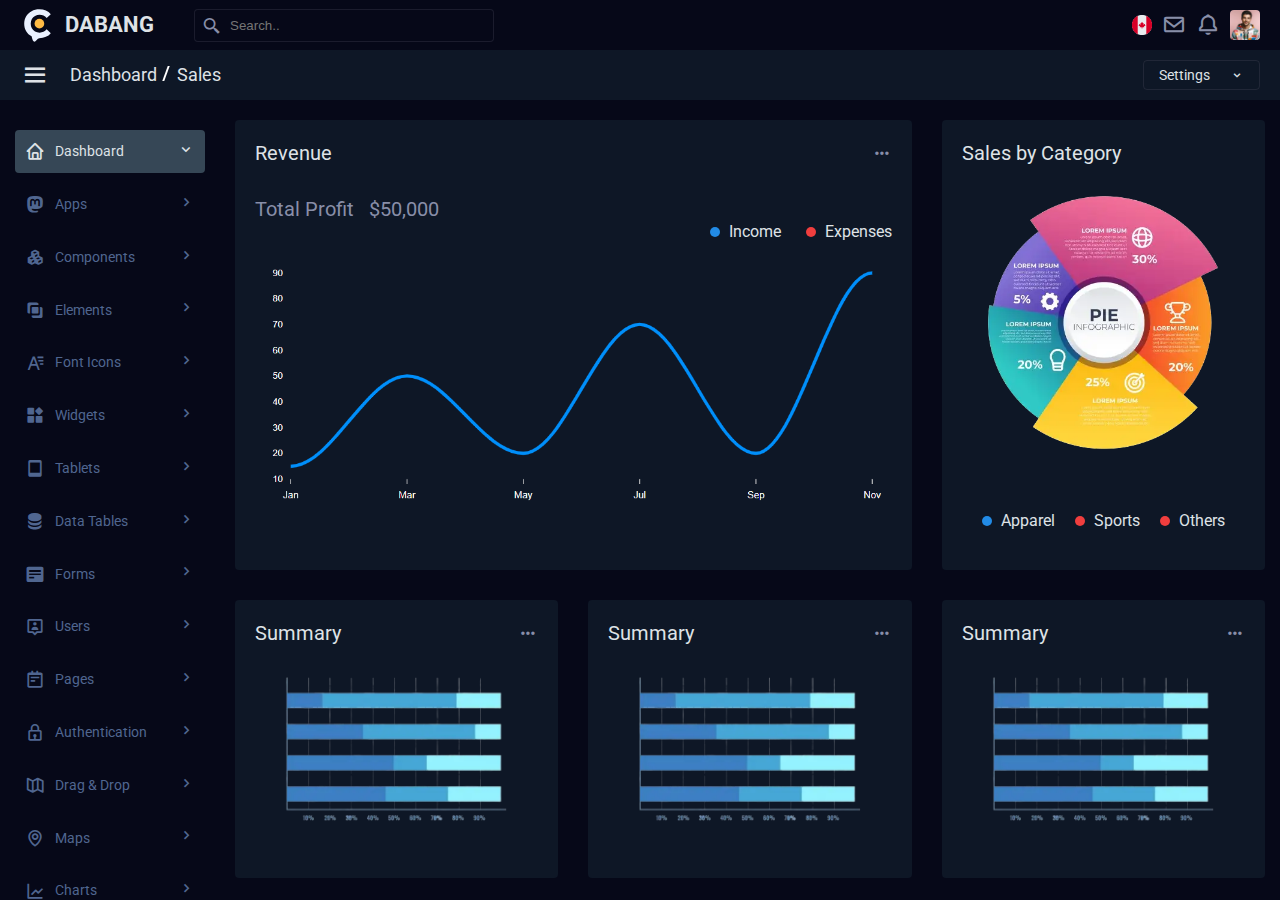
<file: index.html>
<!DOCTYPE html>
<html lang="en">

<head>
    <meta charset="UTF-8">
    <meta name="viewport" content="width=device-width, initial-scale=1.0">
    <meta name="description" content="Admin dasshboard for solution">
    <meta name="author" content="Raja">
    <!-- fav-icon -->
    <link rel="shortcut icon" href="./assets/images/favicon.ico" type="image/x-icon">

    <!-- google fonts -->
    <link
        href="https://fonts.googleapis.com/css2?family=Roboto:ital,wght@0,100;0,300;0,400;0,500;0,700;0,900;1,100;1,300;1,400;1,500;1,700;1,900&display=swap"
        rel="stylesheet">

    <!-- icons -->
    <link href='https://unpkg.com/boxicons@2.1.4/css/boxicons.min.css' rel='stylesheet'>

    <!-- common styles -->
    <link rel="stylesheet" href="./assets/css/global.css">
    <link rel="stylesheet" href="./assets/css/colors.css">
    <link rel="stylesheet" href="./assets/css/stylebits.css">
    <link rel="stylesheet" href="./assets/css/flex.css">

    <!-- component styles -->
    <link rel="stylesheet" href="./assets/css/btn.css">
    <link rel="stylesheet" href="./assets/css/pagelayout.css">
    <link rel="stylesheet" href="./assets/css/home.css">

    <!-- responsive styles -->
    <link rel="stylesheet" href="./assets/css/responsive.css">


    <title>Raja &mdash; Admin Dashboard</title>
</head>

<body>
    <div class="app-container">
        <header>
            <div class="primary-header">
                <div class="header-container">
                    <div class="d-flex al-c g20">
                        <div class="logo-container ">
                            <a href="" class="logo-link d-flex al-c g10">
                                <img src="./assets/images/logo.svg" alt="Logo-image" class="logo-img">
                                <span class="logo-title">DABANG</span>
                            </a>
                        </div>
                        <div class="search-container mL20 pos-rel">
                            <div class="search-icon-box">
                                <i class='bx bx-search-alt-2 f20 Search-icon'></i>
                            </div>
                            <input type="text" placeholder="Search.." class="search-bar">
                        </div>
                    </div>
                    <div class="menu-container">
                        <ul class="menu-lists d-flex al-c g10">
                            <li class="menu-list">
                                <a href="" class="menu-link">
                                    <img src="./assets/images/canada-flag.png" alt="canada-flag" class="s20">
                                </a>
                            </li>
                            <li class="menu-list">
                                <a href="" class="menu-link">
                                    <i class='bx bx-envelope'></i>
                                </a>
                            </li>
                            <li class="menu-list">
                                <a href="" class="menu-link">
                                    <i class='bx bx-bell'></i>
                                </a>
                            </li>
                            <li class="menu-list">
                                <a href="" class="menu-link">
                                    <img src="./assets/images/profile.webp" alt="profile-image  " class="s30 br-sm">
                                </a>
                            </li>
                        </ul>
                    </div>
                </div>
            </div>
            <div class="secondary-header">
                <div class="header-container d-flex">
                    <div class="d-flex al-c g20 secondary-menu">
                        <div class="nav-menu-box">
                            <a href="" class="menu f30">
                                <i class='bx bx-menu'></i>
                            </a>
                        </div>
                        <div>
                            <ul class="menu-items d-flex g20">
                                <li class="menu-item pos-rel">
                                    <a href="" class="menu-item-link f18">Dashboard</a>
                                </li>
                                <li class="menu-item">
                                    <a href="" class="menu-item-link f18">Sales</a>
                                </li>
                            </ul>
                        </div>
                    </div>
                    <div>
                        <div class="drop-down-container pos-rel">
                            <a href="" class="settings-drop-down d-flex al-c g20 btn btn-action">
                                Settings
                                <i class='bx bx-chevron-down'></i>
                            </a>
                            <ul class="drop-down-lists mT20">
                                <li class="drop-down-list">
                                    <a href="" class="drop-down-link">Settings</a>
                                </li>
                                <li class="drop-down-list">
                                    <a href="" class="drop-down-link">Email</a>
                                </li>
                                <li class="drop-down-list">
                                    <a href="" class="drop-down-link">Print</a>
                                </li>
                                <li class="drop-down-list">
                                    <a href="" class="drop-down-link">Download</a>
                                </li>
                            </ul>
                        </div>
                    </div>
                </div>
            </div>
        </header>
        <section class="app-section">

            <aside class="side-menu-bar scrollbar">
                <div>
                    <nav>
                        <ul class="side-menu-lists d-flex fd-c">
                            <li class="side-menu-list active">
                                <a href="" class="side-menu-link">
                                    <div class="d-flex al-c">
                                        <i class='bx bx-home side-menu-icon'></i>
                                        <span class="side-menu-title">Dashboard</span>
                                    </div>
                                    <div class="mLauto">
                                        <i class='bx bx-chevron-right  side-menu'></i>
                                    </div>
                                </a>
                            </li>
                            <li class="side-menu-list">
                                <a href="" class="side-menu-link ">
                                    <div class="d-flex al-c">
                                        <i class='bx bxl-mastodon side-menu-icon'></i>
                                        <span class="side-menu-title">Apps</span>
                                    </div>
                                    <div class="mLauto">
                                        <i class='bx bx-chevron-right  side-menu'></i>
                                    </div>
                                </a>
                                <ul class="sub-menu-lists">
                                    <li class="sub-menu-list">
                                        <a href="#" onclick="changePage('notes.html')" class="sub-menu-link">Notes</a>
                                    </li>
                                    <li class="sub-menu-list">
                                        <a href="" onclick="changePage('invoice.html')"
                                            class="sub-menu-link">Invoice</a>
                                    </li>
                                    <li class="sub-menu-list">
                                        <a href="" class="sub-menu-link">Contact</a>
                                    </li>
                                    <li class="sub-menu-list">
                                        <a href="" class="sub-menu-link">Calendar</a>
                                    </li>
                                </ul>
                            </li>
                            <li class="side-menu-list">
                                <a href="" class="side-menu-link ">
                                    <div class="d-flex al-c">
                                        <i class='bx bxs-component side-menu-icon'></i>
                                        <span class="side-menu-title">Components</span>
                                    </div>
                                    <div class="mLauto">
                                        <i class='bx bx-chevron-right  side-menu'></i>
                                    </div>
                                </a>
                            </li>
                            <li class="side-menu-list">
                                <a href="" class="side-menu-link ">
                                    <div class="d-flex al-c">
                                        <i class='bx bx-unite side-menu-icon'></i>
                                        <span class="side-menu-title">Elements</span>
                                    </div>
                                    <div class="mLauto">
                                        <i class='bx bx-chevron-right  side-menu'></i>
                                    </div>
                                </a>
                            </li>
                            <li class="side-menu-list">
                                <a href="" class="side-menu-link ">
                                    <div class="d-flex al-c">
                                        <i class='bx bx-font-family side-menu-icon'></i>
                                        <span class="side-menu-title">Font Icons</span>
                                    </div>
                                    <div class="mLauto">
                                        <i class='bx bx-chevron-right  side-menu'></i>
                                    </div>
                                </a>
                            </li>
                            <li class="side-menu-list">
                                <a href="" class="side-menu-link ">
                                    <div class="d-flex al-c">
                                        <i class='bx bxs-widget side-menu-icon'></i>
                                        <span class="side-menu-title">Widgets</span>
                                    </div>
                                    <div class="mLauto">
                                        <i class='bx bx-chevron-right  side-menu'></i>
                                    </div>
                                </a>
                            </li>
                            <li class="side-menu-list">
                                <a href="" class="side-menu-link ">
                                    <div class="d-flex al-c">
                                        <i class='bx bx-tab side-menu-icon'></i>
                                        <span class="side-menu-title">Tablets</span>
                                    </div>
                                    <div class="mLauto">
                                        <i class='bx bx-chevron-right  side-menu'></i>
                                    </div>
                                </a>
                            </li>
                            <li class="side-menu-list">
                                <a href="" class="side-menu-link ">
                                    <div class="d-flex al-c">
                                        <i class='bx bxs-data side-menu-icon'></i>
                                        <span class="side-menu-title">Data Tables</span>
                                    </div>
                                    <div class="mLauto">
                                        <i class='bx bx-chevron-right  side-menu'></i>
                                    </div>
                                </a>
                            </li>
                            <li class="side-menu-list">
                                <a href="" class="side-menu-link ">
                                    <div class="d-flex al-c">
                                        <i class='bx bxs-detail side-menu-icon'></i>
                                        <span class="side-menu-title">Forms</span>
                                    </div>
                                    <div class="mLauto">
                                        <i class='bx bx-chevron-right  side-menu'></i>
                                    </div>
                                </a>
                            </li>
                            <li class="side-menu-list">
                                <a href="" class="side-menu-link ">
                                    <div class="d-flex al-c">
                                        <i class='bx bx-user-pin side-menu-icon'></i>
                                        <span class="side-menu-title">Users</span>
                                    </div>
                                    <div class="mLauto">
                                        <i class='bx bx-chevron-right  side-menu'></i>
                                    </div>
                                </a>
                            </li>
                            <li class="side-menu-list">
                                <a href="" class="side-menu-link ">
                                    <div class="d-flex al-c">
                                        <i class='bx bx-notepad side-menu-icon'></i>
                                        <span class="side-menu-title">Pages</span>
                                    </div>
                                    <div class="mLauto">
                                        <i class='bx bx-chevron-right  side-menu'></i>
                                    </div>
                                </a>
                            </li>
                            <li class="side-menu-list">
                                <a href="" class="side-menu-link ">
                                    <div class="d-flex al-c">
                                        <i class='bx bx-lock side-menu-icon'></i>
                                        <span class="side-menu-title">Authentication</span>
                                    </div>
                                    <div class="mLauto">
                                        <i class='bx bx-chevron-right  side-menu'></i>
                                    </div>
                                </a>
                            </li>
                            <li class="side-menu-list">
                                <a href="" class="side-menu-link ">
                                    <div class="d-flex al-c">
                                        <i class='bx bx-map-alt side-menu-icon'></i>
                                        <span class="side-menu-title">Drag & Drop</span>
                                    </div>
                                    <div class="mLauto">
                                        <i class='bx bx-chevron-right  side-menu'></i>
                                    </div>
                                </a>
                            </li>
                            <li class="side-menu-list">
                                <a href="" class="side-menu-link ">
                                    <div class="d-flex al-c">
                                        <i class='bx bx-map side-menu-icon'></i>
                                        <span class="side-menu-title">Maps</span>
                                    </div>
                                    <div class="mLauto">
                                        <i class='bx bx-chevron-right  side-menu'></i>
                                    </div>
                                </a>
                            </li>
                            <li class="side-menu-list">
                                <a href="" class="side-menu-link ">
                                    <div class="d-flex al-c">
                                        <i class='bx bx-line-chart side-menu-icon'></i>
                                        <span class="side-menu-title">Charts</span>
                                    </div>
                                    <div class="mLauto">
                                        <i class='bx bx-chevron-right  side-menu'></i>
                                    </div>
                                </a>
                            </li>
                            <li class="side-menu-list">
                                <a href="" class="side-menu-link ">
                                    <div class="d-flex al-c">
                                        <i class='bx bx-station side-menu-icon'></i>
                                        <span class="side-menu-title">Start Kit</span>
                                    </div>
                                    <div class="mLauto">
                                        <i class='bx bx-chevron-right  side-menu'></i>
                                    </div>
                                </a>
                            </li>
                        </ul>
                    </nav>
                </div>
            </aside>

            <main class="app-main scrollbar">
                <div class="main-content" id="main-content">
                    <div class="dashboard-cards-container d-flex fw-w">
                        <!-- revenue card -->
                        <div class="revenue-card dashboard-card">
                            <div class="card-inner">
                                <div class="card-header">
                                    <div class="d-flex al-c jc-sb">
                                        <div>
                                            <h3 class="card-title">Revenue</h3>
                                        </div>
                                        <div>
                                            <div class="drop-down-container pos-rel">
                                                <a href="" class="btn btn-action d-flex">
                                                    <i class='bx bx-dots-horizontal-rounded card-menu'></i>
                                                </a>
                                                <ul class="drop-down-lists">
                                                    <li class="drop-down-list">
                                                        <a href="" class="drop-down-link">Weekly</a>
                                                    </li>
                                                    <li class="drop-down-list">
                                                        <a href="" class="drop-down-link">Monthly</a>
                                                    </li>
                                                    <li class="drop-down-list">
                                                        <a href="" class="drop-down-link">Yearly</a>
                                                    </li>
                                                </ul>
                                            </div>

                                        </div>
                                    </div>
                                    <div>
                                        <p class="card-sub-title mT30">Total Profit &nbsp; $50,000</p>
                                    </div>
                                    <div class="d-flex jc-fe chart-data">
                                        <ul class="d-flex g25 al-c ">
                                            <li>
                                                <a href="" class="data">
                                                    <span class="circle income"></span>
                                                    Income</a>
                                            </li>
                                            <li>
                                                <a href="" class="data">
                                                    <span class="circle expense"></span>
                                                    Expenses</a>
                                            </li>
                                        </ul>
                                    </div>
                                </div>
                                <div class="card-body">
                                    <div class="revenue-img-container">
                                        <img src="./assets/images/revenue-img.png" alt="" class="w100pe h100pe">
                                    </div>
                                </div>
                            </div>
                        </div>

                        <!-- Sales card -->
                        <div class="sales-card dashboard-card">
                            <div class="card-inner">
                                <div class="card-header mB15">
                                    <div>
                                        <h3 class="card-title">Sales by Category</h3>
                                    </div>
                                </div>
                                <div class="card-body">
                                    <div class="sales-img-container">
                                        <img src="./assets/images/category-chart.webp" alt="">
                                    </div>
                                    <div class="d-flex jc-c mT30">
                                        <ul class="d-flex al-c g20">
                                            <li>
                                                <a href="" class="data">
                                                    <span class="circle apparel"></span>
                                                    Apparel
                                                </a>
                                            </li>
                                            <li>
                                                <a href="" class="data">
                                                    <span class="circle sports"></span>
                                                    Sports
                                                </a>
                                            </li>
                                            <li>
                                                <a href="" class="data">
                                                    <span class="circle others"></span>
                                                    Others
                                                </a>
                                            </li>
                                        </ul>
                                    </div>
                                </div>
                            </div>
                        </div>
                        <!-- summary dashboard-card -->
                        <div class="dashboard-card summary-card">
                            <div class="card-inner">
                                <div class="card-header">
                                    <div class="d-flex jc-sb al-c">
                                        <div>
                                            <h3 class="card-title">Summary</h3>
                                        </div>
                                        <div>
                                            <div class="drop-down-container pos-rel">
                                                <a href="" class="btn btn-action d-flex">
                                                    <i class='bx bx-dots-horizontal-rounded card-menu'></i>
                                                </a>
                                                <ul class="drop-down-lists">
                                                    <li class="drop-down-list">
                                                        <a href="" class="drop-down-link">
                                                            Viewport
                                                        </a>
                                                    </li>
                                                    <li class="drop-down-list">
                                                        <a href="" class="drop-down-link">
                                                            Edit Report
                                                        </a>
                                                    </li>
                                                    <li class="drop-down-list">
                                                        <a href="" class="drop-down-link">
                                                            Mark as Done
                                                        </a>
                                                    </li>
                                                </ul>
                                            </div>
                                        </div>
                                    </div>
                                </div>
                                <div class="card-body">
                                    <div class="img-container">
                                        <img src="./assets/images/bar-chart.webp" alt="bar chart">
                                    </div>
                                </div>
                            </div>
                        </div>

                        <div class="dashboard-card summary-card">
                            <div class="card-inner">
                                <div class="card-header">
                                    <div class="d-flex jc-sb al-c">
                                        <div>
                                            <h3 class="card-title">Summary</h3>
                                        </div>
                                        <div>
                                            <div class="drop-down-container pos-rel">
                                                <a href="" class="btn btn-action d-flex">
                                                    <i class='bx bx-dots-horizontal-rounded card-menu'></i>
                                                </a>
                                                <ul class="drop-down-lists">
                                                    <li class="drop-down-list">
                                                        <a href="" class="drop-down-link">
                                                            Viewport
                                                        </a>
                                                    </li>
                                                    <li class="drop-down-list">
                                                        <a href="" class="drop-down-link">
                                                            Edit Report
                                                        </a>
                                                    </li>
                                                    <li class="drop-down-list">
                                                        <a href="" class="drop-down-link">
                                                            Mark as Done
                                                        </a>
                                                    </li>
                                                </ul>
                                            </div>
                                        </div>
                                    </div>
                                </div>
                                <div class="card-body">
                                    <div class="img-container">
                                        <img src="./assets/images/bar-chart.webp" alt="bar chart">
                                    </div>
                                </div>
                            </div>
                        </div>

                        <div class="dashboard-card summary-card">
                            <div class="card-inner">
                                <div class="card-header">
                                    <div class="d-flex jc-sb al-c">
                                        <div>
                                            <h3 class="card-title">Summary</h3>
                                        </div>
                                        <div>
                                            <div class="drop-down-container pos-rel">
                                                <a href="" class="btn btn-action d-flex">
                                                    <i class='bx bx-dots-horizontal-rounded card-menu'></i>
                                                </a>
                                                <ul class="drop-down-lists">
                                                    <li class="drop-down-list">
                                                        <a href="" class="drop-down-link">
                                                            Viewport
                                                        </a>
                                                    </li>
                                                    <li class="drop-down-list">
                                                        <a href="" class="drop-down-link">
                                                            Edit Report
                                                        </a>
                                                    </li>
                                                    <li class="drop-down-list">
                                                        <a href="" class="drop-down-link">
                                                            Mark as Done
                                                        </a>
                                                    </li>
                                                </ul>
                                            </div>
                                        </div>
                                    </div>
                                </div>
                                <div class="card-body">
                                    <div class="img-container">
                                        <img src="./assets/images/bar-chart.webp" alt="bar chart">
                                    </div>
                                </div>
                            </div>
                        </div>

                        <!-- wallet card -->
                        <div class="dashboard-card wallet-card">
                            <div class="card-inner">
                                <div class="card-header">
                                    <div>
                                        <div class="profile-box mB40">
                                            <div class="profile">
                                                <a href="" class="profile-link">
                                                    <div>
                                                        <img src="./assets/images/profile.webp" alt="profile Image"
                                                            class="profile-img">
                                                    </div>
                                                    <div>
                                                        <h3 class="profile-name">Raja Nagu</h3>
                                                    </div>
                                                </a>
                                            </div>

                                            <div>
                                                <div class="profile-menu-box">
                                                    <a href="" class="profile-menu-link">
                                                        +
                                                    </a>
                                                </div>
                                            </div>
                                        </div>

                                        <div>
                                            <div class="wallet d-flex jc-sb">
                                                <div>
                                                    <h3 class="wallet-title">Wallet Balance</h3>
                                                </div>
                                                <div>
                                                    <h3 class="wallet-amount">$100.04 </h3>
                                                </div>
                                            </div>

                                        </div>
                                    </div>
                                </div>
                                <div class="card-body">
                                    <div>
                                        <div class="d-flex jc-c g25 wallet-info-box">
                                            <div class="wallet-info-card">
                                                <div class="card-head d-flex al-c jc-sb">
                                                    <div>
                                                        <h3 class="card-title">Received</h3>
                                                    </div>
                                                    <div>
                                                        <i class='bx bx-chevron-up card-info-menu'></i>
                                                    </div>
                                                </div>
                                                <div class="d-flex jc-c mT10">
                                                    <span class="spent-box">$97.99
                                                    </span>
                                                </div>
                                            </div>
                                            <div class="wallet-info-card">
                                                <div class="card-head d-flex al-c jc-sb">
                                                    <div>
                                                        <h3 class="card-title">Spent</h3>
                                                    </div>
                                                    <div>
                                                        <i class='bx bx-chevron-up card-info-menu'></i>
                                                    </div>
                                                </div>
                                                <div class="d-flex jc-c mT10">
                                                    <span class="spent-box">$80.99</span>
                                                </div>
                                            </div>
                                        </div>

                                        <div class="p30">
                                            <div class="pos-rel mB30">
                                                <a href="" class="wallet-status-box">
                                                    <span class="wallet-circle"> </span>
                                                    Pending
                                                </a>
                                            </div>
                                            <div class="d-flex jc-sb mB5">
                                                <p class="plan-name"> Netflix</p>
                                                <span class="plan-price">$ 15.845 </span>
                                            </div>
                                            <div class="d-flex jc-sb">
                                                <p class="plan-name"> Disney Hotstar</p>
                                                <span class="plan-price">$ 15.845 </span>
                                            </div>
                                            <div class="d-flex jc-sa mT30">
                                                <a href="" class="details">View Details</a>
                                                <a href="" class="pay">Pay Now $50.00</a>
                                            </div>

                                        </div>

                                    </div>

                                </div>
                            </div>
                        </div>

                        <!-- Transaction Card -->
                        <div class="dashboard-card transaction-card">
                            <div class="card-inner">
                                <div class="card-head d-flex jc-sb mB15">
                                    <div>
                                        <h3 class="card-title">Transaction</h3>
                                    </div>
                                    <div class="drop-down-container pos-rel">
                                        <a href="" class="btn btn-action">
                                            <i class='bx bx-dots-horizontal-rounded card-menu'></i>
                                            <ul class="drop-down-lists">
                                                <li class="drop-down-list">
                                                    <a href="" class="drop-down-link">Weekly</a>
                                                </li>
                                                <li class="drop-down-list">
                                                    <a href="" class="drop-down-link">Monthly</a>
                                                </li>
                                                <li class="drop-down-list">
                                                    <a href="" class="drop-down-link">Yearly</a>
                                                </li>
                                            </ul>
                                        </a>
                                    </div>
                                </div>
                                <div class="card-body">
                                    <ul class="transaction-lists">
                                        <li class="transaction-list d-flex jc-sb al-c">
                                            <div class="d-flex al-c g10">
                                                <div>
                                                    <i class='bx bx-bus transaction-icon'></i>
                                                </div>
                                                <div>
                                                    <h5 class="transaction-title">Transport Charge</h5>
                                                    <span class="transaction-day">04 Jan 1:00PM </span>
                                                </div>
                                            </div>
                                            <div>
                                                <span class="transaction-price">-$16.44 </span>
                                            </div>
                                        </li>
                                        <li class="transaction-list d-flex jc-sb al-c">
                                            <div class="d-flex al-c g10">
                                                <div>
                                                    <i class='bx bx-bus transaction-icon'></i>
                                                </div>
                                                <div>
                                                    <h5 class="transaction-title">Transport Charge</h5>
                                                    <span class="transaction-day">04 Jan 1:00PM </span>
                                                </div>
                                            </div>
                                            <div>
                                                <span class="transaction-price">-$16.44 </span>
                                            </div>
                                        </li>
                                        <li class="transaction-list d-flex jc-sb al-c">
                                            <div class="d-flex al-c g10">
                                                <div>
                                                    <i class='bx bx-bus transaction-icon'></i>
                                                </div>
                                                <div>
                                                    <h5 class="transaction-title">Transport Charge</h5>
                                                    <span class="transaction-day">04 Jan 1:00PM </span>
                                                </div>
                                            </div>
                                            <div>
                                                <span class="transaction-price">-$16.44 </span>
                                            </div>
                                        </li>
                                        <li class="transaction-list d-flex jc-sb al-c">
                                            <div class="d-flex al-c g10">
                                                <div>
                                                    <i class='bx bx-bus transaction-icon'></i>
                                                </div>
                                                <div>
                                                    <h5 class="transaction-title">Transport Charge</h5>
                                                    <span class="transaction-day">04 Jan 1:00PM </span>
                                                </div>
                                            </div>
                                            <div>
                                                <span class="transaction-price">-$16.44 </span>
                                            </div>
                                        </li>
                                        <li class="transaction-list d-flex jc-sb al-c">
                                            <div class="d-flex al-c g10">
                                                <div>
                                                    <i class='bx bx-bus transaction-icon'></i>
                                                </div>
                                                <div>
                                                    <h5 class="transaction-title">Transport Charge</h5>
                                                    <span class="transaction-day">04 Jan 1:00PM </span>
                                                </div>
                                            </div>
                                            <div>
                                                <span class="transaction-price">-$16.44 </span>
                                            </div>
                                        </li>
                                        <li class="transaction-list d-flex jc-sb al-c">
                                            <div class="d-flex al-c g10">
                                                <div>
                                                    <i class='bx bx-bus transaction-icon'></i>
                                                </div>
                                                <div>
                                                    <h5 class="transaction-title">Transport Charge</h5>
                                                    <span class="transaction-day">04 Jan 1:00PM </span>
                                                </div>
                                            </div>
                                            <div>
                                                <span class="transaction-price">-$16.44 </span>
                                            </div>
                                        </li>
                                        <li class="transaction-list d-flex jc-sb al-c">
                                            <div class="d-flex al-c g10">
                                                <div>
                                                    <i class='bx bx-bus transaction-icon'></i>
                                                </div>
                                                <div>
                                                    <h5 class="transaction-title">Transport Charge</h5>
                                                    <span class="transaction-day">04 Jan 1:00PM </span>
                                                </div>
                                            </div>
                                            <div>
                                                <span class="transaction-price">-$16.44 </span>
                                            </div>
                                        </li>
                                    </ul>
                                </div>
                            </div>
                        </div>

                        <!-- wallet card -->
                        <div class="dashboard-card wallet-card">
                            <div class="card-inner">
                                <div class="card-header">
                                    <div>
                                        <div class="profile-box mB40">
                                            <div class="profile">
                                                <a href="" class="profile-link">
                                                    <div>
                                                        <img src="./assets/images/profile.webp" alt="profile Image"
                                                            class="profile-img">
                                                    </div>
                                                    <div>
                                                        <h3 class="profile-name">Raja Nagu</h3>
                                                    </div>
                                                </a>
                                            </div>

                                            <div>
                                                <div class="profile-menu-box">
                                                    <a href="" class="profile-menu-link">
                                                        +
                                                    </a>
                                                </div>
                                            </div>
                                        </div>

                                        <div>
                                            <div class="wallet d-flex jc-sb">
                                                <div>
                                                    <h3 class="wallet-title">Wallet Balance</h3>
                                                </div>
                                                <div>
                                                    <h3 class="wallet-amount">$100.04 </h3>
                                                </div>
                                            </div>
                                        </div>
                                    </div>
                                </div>
                                <div class="card-body">
                                    <div>
                                        <div class="d-flex jc-c g25 wallet-info-box">
                                            <div class="wallet-info-card">
                                                <div class="card-head d-flex al-c jc-sb">
                                                    <div>
                                                        <h3 class="card-title">Received</h3>
                                                    </div>
                                                    <div>
                                                        <i class='bx bx-chevron-up card-info-menu'></i>
                                                    </div>
                                                </div>
                                                <div class="d-flex jc-c mT10">
                                                    <span class="spent-box">$80.99</span>
                                                </div>
                                            </div>
                                            <div class="wallet-info-card">
                                                <div class="card-head d-flex al-c jc-sb">
                                                    <div>
                                                        <h3 class="card-title">Spent</h3>
                                                    </div>
                                                    <div>
                                                        <i class='bx bx-chevron-up card-info-menu'></i>
                                                    </div>
                                                </div>
                                                <div class="d-flex jc-c mT10">
                                                    <span class="spent-box">$80.99</span>
                                                </div>
                                            </div>
                                        </div>

                                        <div class="p30">
                                            <div class="pos-rel mB30">
                                                <a href="" class="wallet-status-box">
                                                    <span class="wallet-circle"> </span>
                                                    Pending
                                                </a>
                                            </div>
                                            <div class="d-flex jc-sb mB5">
                                                <p class="plan-name"> Netflix</p>
                                                <span class="plan-price">$ 15.845 </span>
                                            </div>
                                            <div class="d-flex jc-sb">
                                                <p class="plan-name"> Disney Hotstar</p>
                                                <span class="plan-price">$ 15.845 </span>
                                            </div>
                                            <div class="d-flex jc-sa mT30">
                                                <a href="" class="details">View Details</a>
                                                <a href="" class="pay">Pay Now $50.00</a>
                                            </div>

                                        </div>

                                    </div>

                                </div>
                            </div>
                        </div>

                        <!-- Recent Orders Card -->
                        <div class="dashboard-card recent-order">
                            <div class="card-inner">
                                <div class="card-header mB20">
                                    <h3 class="card-title">Recent Orders</h3>
                                </div>
                                <div class="card-body"></div>
                                <div class="card-body">
                                    <table class="orders-table">
                                        <thead class="orders-table-head">
                                            <th class="column-title"><span>Customer</span></th>
                                            <th class="column-title"><span>product</span></th>
                                            <th class="column-title"><span>Invoice</span></th>
                                            <th class="column-title"><span>Price</span></th>
                                            <th class="column-title"><span>Status</span></th>
                                        </thead>
                                        <tbody>
                                            <tr>
                                                <td class="column-inner">
                                                    <div>
                                                        <div class="d-flex g10 al-c">
                                                            <img src="./assets/images/avatar-1.jpg" alt="Profile image">
                                                            <span class="name-overflow">Vaibai Raja</span>
                                                        </div>
                                                    </div>
                                                </td>
                                                <td class="column-inner">
                                                    <div><span class="product-overflow">headphone</span></div>
                                                </td>
                                                <td class="column-inner">
                                                    <div><span>#2564454</span></div>
                                                </td>
                                                <td class="column-inner">
                                                    <div><span>$60.00</span></div>
                                                </td>
                                                <td class="column-inner">
                                                    <div>
                                                        <span class="order-status active">Paid</span>
                                                    </div>
                                                </td>
                                            </tr>

                                            <tr>
                                                <td class="column-inner">
                                                    <div>
                                                        <div class="d-flex g10 al-c">
                                                            <img src="./assets/images/avatar-10.jpg"
                                                                alt="Profile image">
                                                            <span class="name-overflow">Aaazaad</span>
                                                        </div>
                                                    </div>
                                                </td>
                                                <td class="column-inner">
                                                    <div><span class="product-overflow">Mobile Phone</span></div>
                                                </td>
                                                <td class="column-inner">
                                                    <div><span>#2564454</span></div>
                                                </td>
                                                <td class="column-inner">
                                                    <div><span>$60.00</span></div>
                                                </td>
                                                <td class="column-inner">
                                                    <div>
                                                        <span class="order-status">Not Paid</span>
                                                    </div>
                                                </td>
                                            </tr>
                                            <tr>
                                                <td class="column-inner">
                                                    <div>
                                                        <div class="d-flex g10 al-c">
                                                            <img src="./assets/images/avatar-15.jpg"
                                                                alt="Profile image">
                                                            <span class="name-overflow">Robert clive</span>
                                                        </div>
                                                    </div>
                                                </td>
                                                <td class="column-inner">
                                                    <div><span class="product-overflow">Kitchen use</span></div>
                                                </td>
                                                <td class="column-inner">
                                                    <div><span>#2564454</span></div>
                                                </td>
                                                <td class="column-inner">
                                                    <div><span>$60.00</span></div>
                                                </td>
                                                <td class="column-inner">
                                                    <div>
                                                        <span class="order-status ">Not Paid</span>
                                                    </div>
                                                </td>
                                            </tr>
                                            <tr>
                                                <td class="column-inner">
                                                    <div>
                                                        <div class="d-flex g10 al-c">
                                                            <img src="./assets/images/avatar-2.jpg" alt="Profile image">
                                                            <span class="name-overflow">Bob Marley</span>
                                                        </div>
                                                    </div>
                                                </td>
                                                <td class="column-inner">
                                                    <div><span class="product-overflow">Mike</span></div>
                                                </td>
                                                <td class="column-inner">
                                                    <div><span>#2564454</span></div>
                                                </td>
                                                <td class="column-inner">
                                                    <div><span>$60.00</span></div>
                                                </td>
                                                <td class="column-inner">
                                                    <div>
                                                        <span class="order-status active">Paid</span>
                                                    </div>
                                                </td>
                                            </tr>
                                            <tr>
                                                <td class="column-inner">
                                                    <div>
                                                        <div class="d-flex g10 al-c">
                                                            <img src="./assets/images/avatar-4.jpg" alt="Profile image">
                                                            <span class="name-overflow">Vijayragav</span>
                                                        </div>
                                                    </div>
                                                </td>
                                                <td class="column-inner">
                                                    <div><span class="product-overflow">headphone</span></div>
                                                </td>
                                                <td class="column-inner">
                                                    <div><span>#2564454</span></div>
                                                </td>
                                                <td class="column-inner">
                                                    <div><span>$60.00</span></div>
                                                </td>
                                                <td class="column-inner">
                                                    <div>
                                                        <span class="order-status">Not Paid</span>
                                                    </div>
                                                </td>
                                            </tr>
                                            <tr>
                                                <td class="column-inner">
                                                    <div>
                                                        <div class="d-flex g10 al-c ative">
                                                            <img src="./assets/images/avatar-5.jpg" alt="Profile image">
                                                            <span class="name-overflow">Shiva Ram</span>
                                                        </div>
                                                    </div>
                                                </td>
                                                <td class="column-inner">
                                                    <div><span>Charger</span></div>
                                                </td>
                                                <td class="column-inner">
                                                    <div><span>#2564454</span></div>
                                                </td>
                                                <td class="column-inner">
                                                    <div><span>$60.00</span></div>
                                                </td>
                                                <td class="column-inner">
                                                    <div>
                                                        <span class="order-status active">Paid</span>
                                                    </div>
                                                </td>
                                            </tr>
                                            <tr>
                                                <td class="column-inner">
                                                    <div>
                                                        <div class="d-flex g10 al-c">
                                                            <img src="./assets/images/avatar-6.jpg" alt="Profile image">
                                                            <span class="name-overflow">Chandra</span>
                                                        </div>
                                                    </div>
                                                </td>
                                                <td class="column-inner">
                                                    <div><span>headphone</span></div>
                                                </td>
                                                <td class="column-inner">
                                                    <div><span>#2564454</span></div>
                                                </td>
                                                <td class="column-inner">
                                                    <div><span>$60.00</span></div>
                                                </td>
                                                <td class="column-inner">
                                                    <div>
                                                        <span class="order-status">Not Paid</span>
                                                    </div>
                                                </td>
                                            </tr>
                                        </tbody>
                                    </table>
                                </div>
                            </div>
                        </div>

                        <div class="dashboard-card recent-order">
                            <div class="card-inner">
                                <div class="card-header mB20">
                                    <h3 class="card-title">Recent Orders</h3>
                                </div>
                                <div class="card-body"></div>
                                <div class="card-body">
                                    <table class="orders-table">
                                        <thead class="orders-table-head">
                                            <th class="column-title"><span>Customer</span></th>
                                            <th class="column-title"><span>product</span></th>
                                            <th class="column-title"><span>Invoice</span></th>
                                            <th class="column-title"><span>Price</span></th>
                                            <th class="column-title"><span>Status</span></th>
                                        </thead>
                                        <tbody>
                                            <tr>
                                                <td class="column-inner">
                                                    <div>
                                                        <div class="d-flex g10 al-c">
                                                            <img src="./assets/images/avatar-4.jpg" alt="Profile image">
                                                            <span class="name-overflow">Vaibai Raja</span>
                                                        </div>
                                                    </div>
                                                </td>
                                                <td class="column-inner">
                                                    <div><span class="product-overflow">headphone</span></div>
                                                </td>
                                                <td class="column-inner">
                                                    <div><span>#2564454</span></div>
                                                </td>
                                                <td class="column-inner">
                                                    <div><span>$60.00</span></div>
                                                </td>
                                                <td class="column-inner">
                                                    <div>
                                                        <span class="order-status">Paid</span>
                                                    </div>
                                                </td>
                                            </tr>

                                            <tr>
                                                <td class="column-inner">
                                                    <div>
                                                        <div class="d-flex g10 al-c">
                                                            <img src="./assets/images/avatar-7.jpg" alt="Profile image">
                                                            <span class="name-overflow">Aaazaad</span>
                                                        </div>
                                                    </div>
                                                </td>
                                                <td class="column-inner">
                                                    <div><span class="product-overflow">Mobile Phone</span></div>
                                                </td>
                                                <td class="column-inner">
                                                    <div><span>#2564454</span></div>
                                                </td>
                                                <td class="column-inner">
                                                    <div><span>$60.00</span></div>
                                                </td>
                                                <td class="column-inner">
                                                    <div>
                                                        <span class="order-status active">Paid</span>
                                                    </div>
                                                </td>
                                            </tr>
                                            <tr>
                                                <td class="column-inner">
                                                    <div>
                                                        <div class="d-flex g10 al-c">
                                                            <img src="./assets/images/avatar-8.jpg" alt="Profile image">
                                                            <span class="name-overflow">Robert clive</span>
                                                        </div>
                                                    </div>
                                                </td>
                                                <td class="column-inner">
                                                    <div><span class="product-overflow">Kitchen use</span></div>
                                                </td>
                                                <td class="column-inner">
                                                    <div><span>#2564454</span></div>
                                                </td>
                                                <td class="column-inner">
                                                    <div><span>$60.00</span></div>
                                                </td>
                                                <td class="column-inner">
                                                    <div>
                                                        <span class="order-status active">Paid</span>
                                                    </div>
                                                </td>
                                            </tr>
                                            <tr>
                                                <td class="column-inner">
                                                    <div>
                                                        <div class="d-flex g10 al-c">
                                                            <img src="./assets/images/avatar-9.jpg" alt="Profile image">
                                                            <span class="name-overflow">Bob Marley</span>
                                                        </div>
                                                    </div>
                                                </td>
                                                <td class="column-inner">
                                                    <div><span class="product-overflow">Mike</span></div>
                                                </td>
                                                <td class="column-inner">
                                                    <div><span>#2564454</span></div>
                                                </td>
                                                <td class="column-inner">
                                                    <div><span>$60.00</span></div>
                                                </td>
                                                <td class="column-inner">
                                                    <div>
                                                        <span class="order-status">Not Paid</span>
                                                    </div>
                                                </td>
                                            </tr>
                                            <tr>
                                                <td class="column-inner">
                                                    <div>
                                                        <div class="d-flex g10 al-c ative">
                                                            <img src="./assets/images/avatar-12.jpg"
                                                                alt="Profile image">
                                                            <span class="name-overflow">Shiva Ram</span>
                                                        </div>
                                                    </div>
                                                </td>
                                                <td class="column-inner">
                                                    <div><span>Charger</span></div>
                                                </td>
                                                <td class="column-inner">
                                                    <div><span>#2564454</span></div>
                                                </td>
                                                <td class="column-inner">
                                                    <div><span>$60.00</span></div>
                                                </td>
                                                <td class="column-inner">
                                                    <div>
                                                        <span class="order-status active">Paid</span>
                                                    </div>
                                                </td>
                                            </tr>
                                            <tr>
                                                <td class="column-inner">
                                                    <div>
                                                        <div class="d-flex g10 al-c">
                                                            <img src="./assets/images/avatar-13.jpg"
                                                                alt="Profile image">
                                                            <span class="name-overflow">Chandra</span>
                                                        </div>
                                                    </div>
                                                </td>
                                                <td class="column-inner">
                                                    <div><span>headphone</span></div>
                                                </td>
                                                <td class="column-inner">
                                                    <div><span>#2564454</span></div>
                                                </td>
                                                <td class="column-inner">
                                                    <div><span>$60.00</span></div>
                                                </td>
                                                <td class="column-inner">
                                                    <div>
                                                        <span class="order-status">Not Paid</span>
                                                    </div>
                                                </td>
                                            </tr>
                                            <tr>
                                                <td class="column-inner">
                                                    <div>
                                                        <div class="d-flex g10 al-c">
                                                            <img src="./assets/images/profile.webp" alt="Profile image">
                                                            <span class="name-overflow">Ramkumar</span>
                                                        </div>
                                                    </div>
                                                </td>
                                                <td class="column-inner">
                                                    <div><span>headphone</span></div>
                                                </td>
                                                <td class="column-inner">
                                                    <div><span>#2564454</span></div>
                                                </td>
                                                <td class="column-inner">
                                                    <div><span>$60.00</span></div>
                                                </td>
                                                <td class="column-inner">
                                                    <div>
                                                        <span class="order-status active">Paid</span>
                                                    </div>
                                                </td>
                                            </tr>
                                        </tbody>
                                    </table>
                                </div>
                            </div>
                        </div>


                    </div>
                    <footer class="section-footer">
                        <div>
                            <p class="copyright-notice">Copyrights &copy; 2024 Dashboard. All rights reserved</p>
                        </div>
                        <div>
                            <p class="code-notice">Coded with ❤︎</p>
                        </div>
                    </footer>
                </div>
            </main>
        </section>
    </div>

    <!-- Jquery -->
    <script src="https://code.jquery.com/jquery-3.6.0.min.js"></script>

    <!-- script -->
    <script src="./assets/script/script.js"></script>
</body>

</html>
</file>
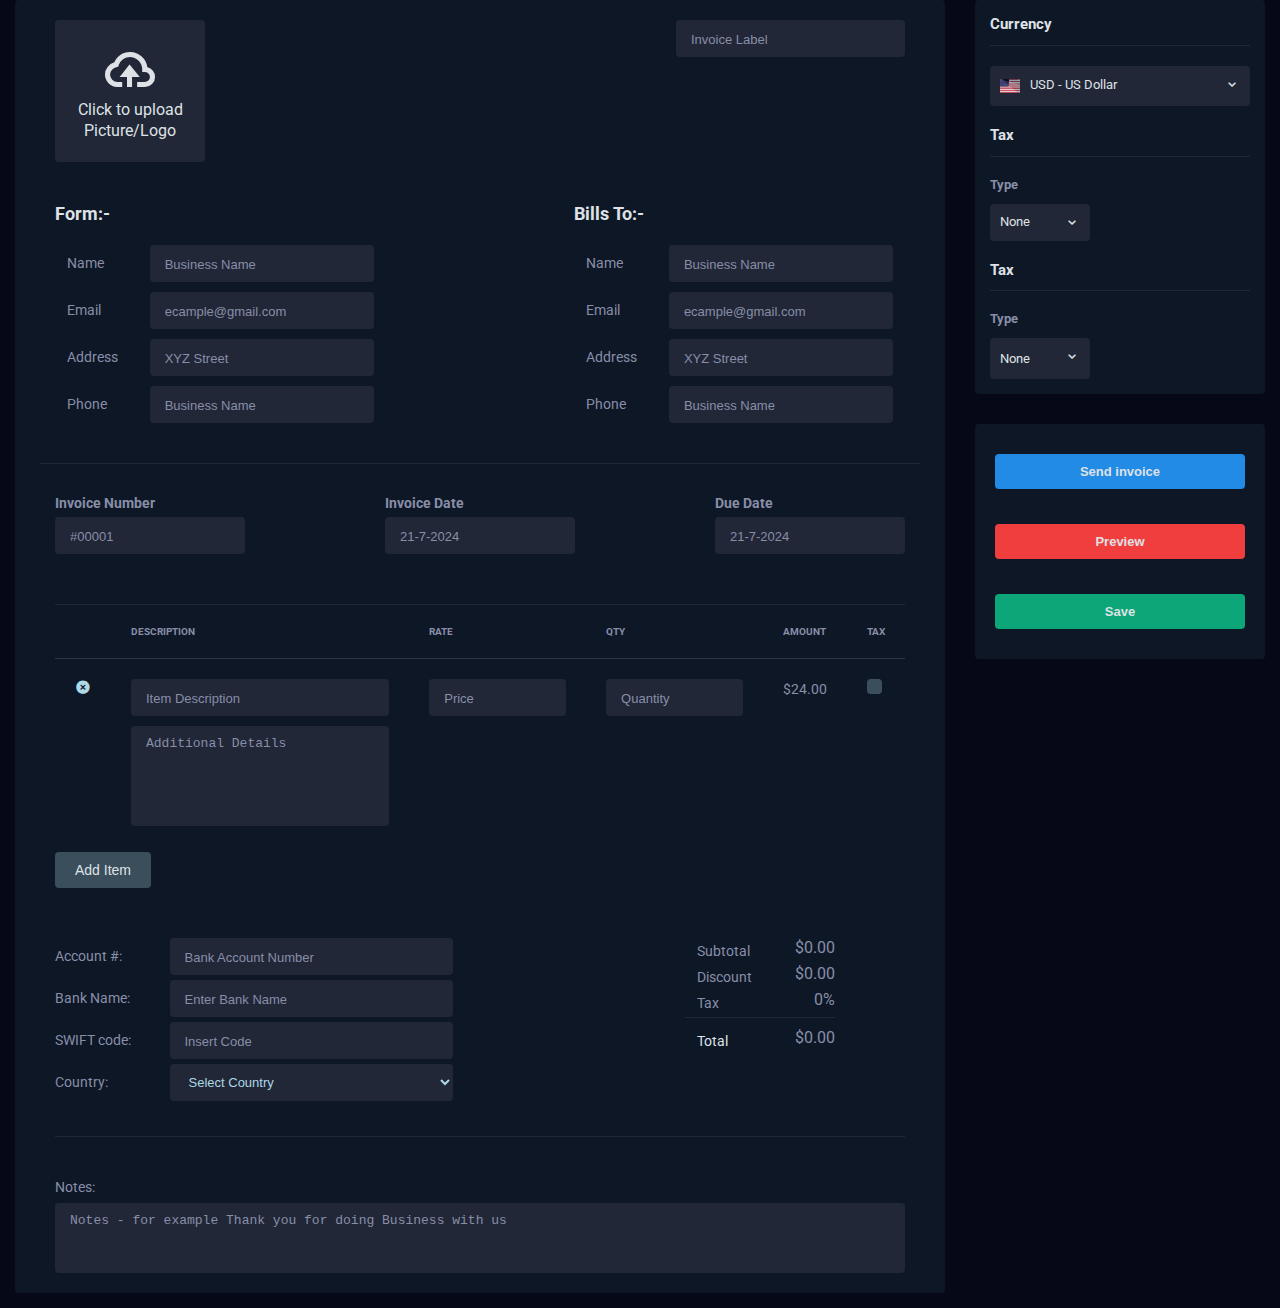
<file: invoice.html>
<!DOCTYPE html>
<html lang="en">

<head>
    <meta charset="UTF-8">
    <meta name="viewport" content="width=device-width, initial-scale=1.0">

    <!-- google fonts -->
    <link
        href="https://fonts.googleapis.com/css2?family=Roboto:ital,wght@0,100;0,300;0,400;0,500;0,700;0,900;1,100;1,300;1,400;1,500;1,700;1,900&display=swap"
        rel="stylesheet">

    <!-- icons -->
    <link href='https://unpkg.com/boxicons@2.1.4/css/boxicons.min.css' rel='stylesheet'>

    <!-- common styles -->
    <link rel="stylesheet" href="./assets/css/global.css">
    <link rel="stylesheet" href="./assets/css/colors.css">
    <link rel="stylesheet" href="./assets/css/stylebits.css">
    <link rel="stylesheet" href="./assets/css/flex.css">

    <!-- component styles -->
    <link rel="stylesheet" href="./assets/css/btn.css">
    <link rel="stylesheet" href="./assets/css/invoice.css">

    <!-- resposive styles -->
    <link rel="stylesheet" href="./assets/css/responsive.css">

    <title>Document</title>
</head>

<body>
    <div class="invoice-container">
        <div class="invoice-card-container">
            <div class="invoice-card invoice-detail-card">
                <div class="card-inner">
                    <div class="d-flex jc-sb mB40 upload-box">
                        <div class="upload-container">
                            <a href="" class="upload-link">
                                <i class='bx bx-cloud-upload'></i>
                                Click to upload Picture/Logo
                            </a>
                        </div>
                        <div>
                            <input type="text" class="form-input invoice-label" placeholder="Invoice Label">
                        </div>
                    </div>

                    <div class="d-flex jc-sb form-container">
                        <div class="form invoice-form">
                            <div class="form-inner">
                                <h2 class="form-title">Form:-</h2>
                                <div class="form-element">
                                    <label for="" class="form-label">Name</label>
                                    <div class="form-input-box">
                                        <input type="text" class="form-input" placeholder="Business Name">
                                    </div>
                                </div>
                                <div class="form-element">
                                    <label for="" class="form-label">Email</label>
                                    <div class="form-input-box">
                                        <input type="text" class="form-input" placeholder="ecample@gmail.com">
                                    </div>
                                </div>
                                <div class="form-element">
                                    <label for="" class="form-label">Address</label>
                                    <div class="form-input-box">
                                        <input type="text" class="form-input" placeholder="XYZ Street">
                                    </div>
                                </div>
                                <div class="form-element">
                                    <label for="" class="form-label">Phone</label>
                                    <div class="form-input-box">
                                        <input type="text" class="form-input" placeholder="Business Name">
                                    </div>
                                </div>
                            </div>
                        </div>



                        <div class="form bill-form">
                            <div class="form-inner">
                                <h2 class="form-title">Bills To:-</h2>
                                <div class="form-element">
                                    <label for="" class="form-label">Name</label>
                                    <div class="form-input-box">
                                        <input type="text" class="form-input" placeholder="Business Name">
                                    </div>
                                </div>
                                <div class="form-element">
                                    <label for="" class="form-label">Email</label>
                                    <div class="form-input-box">
                                        <input type="text" class="form-input" placeholder="ecample@gmail.com">
                                    </div>
                                </div>
                                <div class="form-element">
                                    <label for="" class="form-label">Address</label>
                                    <div class="form-input-box">
                                        <input type="text" class="form-input" placeholder="XYZ Street">
                                    </div>
                                </div>
                                <div class="form-element">
                                    <label for="" class="form-label">Phone</label>
                                    <div class="form-input-box">
                                        <input type="text" class="form-input" placeholder="Business Name">
                                    </div>
                                </div>
                            </div>
                        </div>

                    </div>

                    <div class="d-flex jc-sb pT30 mB30 invoice-information">
                        <div class="invoice-info-box mB20">
                            <h2 class="invoice-info-title">Invoice Number</h2>
                            <input type="text" class="form-input" placeholder="#00001">
                        </div>

                        <div class="invoice-info-box mB20">
                            <h2 class="invoice-info-title">Invoice Date</h2>
                            <input type="text" class="form-input" placeholder="21-7-2024">
                        </div>

                        <div class="invoice-info-box">
                            <h2 class="invoice-info-title">Due Date</h2>
                            <input type="text" class="form-input" placeholder="21-7-2024">
                        </div>
                    </div>

                    <table class="invoice-table">
                        <thead class="table-head">
                            <th class="column-title"></th>
                            <th class="column-title">Description</th>
                            <th class="column-title">Rate</th>
                            <th class="column-title">Qty</th>
                            <th class="column-title">Amount</th>
                            <th class="column-title">Tax</th>
                        </thead>
                        <tbody>
                            <tr>
                                <td class="table-row-box">
                                    <div>
                                        <a href="">
                                            <i class='bx bxs-x-circle'></i>
                                        </a>
                                    </div>
                                </td>
                                <td class="table-row-box item-description">
                                    <div>
                                        <input type="text" class="form-input mB10" placeholder="Item Description">
                                    </div>
                                    <div>
                                        <textarea name="" id="" cols="30" rows="10" class="form-input additinal-details"
                                            placeholder="Additional Details"></textarea>
                                    </div>
                                </td>

                                <td class="table-row-box price">
                                    <div>
                                        <input type="text" class="form-input" placeholder="Price">
                                    </div>
                                </td>

                                <td class="table-row-box quantity">
                                    <div>
                                        <input type="text" class="form-input" placeholder="Quantity">
                                    </div>
                                </td>

                                <td class="table-row-box amount">
                                    <div>
                                        <span class="table-content-price">$24.00</span>
                                    </div>
                                </td>

                                <td class="table-row-box tax">
                                    <div>
                                        <input type="checkbox" name="" id="" class="check-box">
                                    </div>
                                </td>
                            </tr>
                        </tbody>
                    </table>

                    <div>
                        <button class="btn add-item">Add Item</button>
                    </div>

                    <div class="account-information-box d-flex jc-sb pB30">
                        <div class="account-information">
                            <div class="account-information-inner">
                                <div class="account-information-row d-flex">
                                    <label for="" class="form-label">Account #:</label>
                                    <div class="form-input-box">
                                        <input type="text" class="form-input" placeholder="Bank Account Number">
                                    </div>
                                </div>
                                <div class="account-information-row d-flex">
                                    <label for="" class="form-label">Bank Name: </label>
                                    <div class="form-input-box">
                                        <input type="text" class="form-input" placeholder="Enter Bank Name">
                                    </div>
                                </div>
                                <div class="account-information-row d-flex">
                                    <label for="" class="form-label">SWIFT code: </label>
                                    <div class="form-input-box">
                                        <input type="text" class="form-input" placeholder="Insert Code">
                                    </div>
                                </div>
                                <div class="account-information-row d-flex">
                                    <label for="" class="form-label">Country: </label>
                                    <div class="form-input-box">
                                        <select class="form-input select-country" placeholder="Bank Account Number">
                                            <option value="Selecet Country">Select Country</option>
                                            <option value="US">United States</option>
                                            <option value="UK">United Kingdom</option>
                                            <option value="AU">Australia</option>
                                            <option value="IN">India</option>
                                            <option value="SL" class="option">Srilanka</option>
                                        </select>
                                    </div>
                                </div>
                            </div>
                        </div>
                        <div class="price-information">
                            <div class="price-information-inner">
                                <div class="d-flex jc-sb">
                                    <label class="form-label">Subtotal</label>
                                    <div>
                                        <span class="price-value">$0.00 </span>
                                    </div>
                                </div>
                                <div class="d-flex jc-sb">
                                    <label class="form-label">Discount</label>
                                    <div>
                                        <span class="price-value">$0.00 </span>
                                    </div>
                                </div>
                                <div class="d-flex jc-sb">
                                    <label class="form-label">Tax</label>
                                    <div>
                                        <span class="price-value ">0% </span>
                                    </div>
                                </div>
                                <div class="total-price-box d-flex jc-sb">
                                    <label class="form-label">Total</label>
                                    <div>
                                        <span class="total-price ">$0.00 </span>
                                    </div>
                                </div>
                            </div>
                        </div>
                    </div>

                    <div class="notes-box">
                        <label for="" class="form-label">Notes:</label>
                        <div class="d-flex ">
                            <textarea name="" id="" cols="30" rows="10" class="form-input notes"
                                placeholder="Notes - for example Thank you for doing Business with us"></textarea>
                        </div>
                    </div>

                </div>
            </div>

            <div class="right-col">
                <div class="invoice-card currency-card">
                    <div class="card-inner">
                        <div class=" mB20">
                            <h3 class="currency-heading">Currency</h3>
                            <div class="d-flex al-c jc-sb mT20 currency-menu usd select-trigger">
                                <div class="d-flex g10  al-c">
                                    <img src="./assets/images/flag-us.svg" alt="" class="currency-img">
                                    <span class="currency-type">USD - US Dollar</span>
                                </div>
                                <div>
                                    <i class='bx bx-chevron-down'></i>
                                </div>

                                <div class="select-options">
                                    <span class="select-option">
                                        <a class="d-flex al-c jc-sb">
                                            <div class="d-flex g10  al-c">
                                                <img src="./assets/images/flag-uk.png" alt="" class="currency-img">
                                                <span class="currency-type">GBP - UK Pound</span>
                                            </div>
                                        </a>
                                    </span>
                                    <span class="select-option">
                                        <a class="d-flex al-c jc-sb">
                                            <div class="d-flex g10  al-c">
                                                <img src="./assets/images/flag-can.png" alt="" class="currency-img">
                                                <span class="currency-type">CAD - Candian Dollar</span>
                                            </div>
                                        </a>
                                    </span>
                                    <span class="select-option">
                                        <a class="d-flex al-c jc-sb">
                                            <div class="d-flex g10  al-c">
                                                <img src="./assets/images/flag-in.png" alt="" class="currency-img">
                                                <span class="currency-type">INR - Indian Rupees</span>
                                            </div>
                                        </a>
                                    </span>

                                </div>
                            </div>

                        </div>

                        <div class="mB20">
                            <h3 class="currency-heading">Tax</h3>
                            <h4 class="currency-sub-head mT20">Type</h4>
                            <div class="d-flex al-c jc-sb mT10 currency-menu select-trigger">
                                <span class="currency-type">None</span>
                                <i class='bx bx-chevron-down'></i>
                                <div class="select-options">
                                    <span class="select-option">Per Item</span>
                                    <span class="select-option">On Total</span>
                                    <span class="select-option">None</span>
                                </div>
                            </div>
                        </div>

                        <div>
                            <h3 class="currency-heading">Tax</h3>
                            <h4 class="currency-sub-head mT20">Type</h4>
                            <div href="" class="d-flex al-c jc-sb mT10 currency-menu select-trigger">
                                <div>
                                    <span class="currency-type">None</span>
                                </div>
                                <div>
                                    <i class='bx bx-chevron-down'></i>
                                </div>

                                <div class="select-options">
                                    <span class="select-option">Per Item</span>
                                    <span class="select-option">On Total</span>
                                    <span class="select-option">None</span>
                                </div>
                            </div>
                        </div>

                    </div>
                    </a>
                </div>

                <div class="invoice-card  invoice-action-card">
                    <div class="card-inner">
                        <button class="btn invoice-btn-action btn-send mB20">Send invoice</button>
                        <button class="btn invoice-btn-action btn-preview mB20">Preview</button>
                        <button class="btn invoice-btn-action btn-save">Save</button>
                    </div>
                </div>
            </div>

        </div>
    </div>
    </div>
    <script src="./assets/script/script.js"></script>
</body>

</html>
</file>
<file: assets/css/global.css>
:root {
    --h-header: 50px;
    --h-headers: calc(2* var(--h-header));
    --w-sidebar: 220px;
    --w-drop-down: 150px;
    --br-sm: 4px;
    --br-md: 8px;
    --br-lg: 25px;
    --br-full: 50%;
}

* {
    padding: 0;
    margin: 0;
    box-sizing: border-box;
}

body {
    font-size: 16px;
    font-family: "Roboto", sans-serif;
    text-align: left;
    line-height: 1.3;
    color: var(--c-gray);
    background-color: var(--c-primary);
}

ul li {
    list-style: none;
}

a {
    text-decoration: none;
    cursor: pointer;
}

.s20 {
    width: 20px;
    height: 20px;
}

.s30 {
    width: 30px;
    height: 30px;
}

::-webkit-scrollbar {
    width: 4px;
}

::-webkit-scrollbar-thumb {
    background-color: var(--c-shadow-gray);
    border-radius: var(--br-sm);
}
</file>
<file: assets/css/colors.css>
:root {
    --c-primary: #060818;
    --c-secondary: #0e1726;
    --c-light-gray: #dee2e6;
    --c-gray: #888ea8;
    --c-blue: #191e3a;
    --c-navy: #506690;
    --c-white: #fff;
    --c-black: #212529;
    --c-red: #f03e3e;
    --c-green: #0ca678;
    --c-darkblue: #228be6;
    --c-light-blue: lightblue;
    --c-back-drop: #0000008a;
    --c-shadow-gray: rgba(81, 83, 101, 0.28);
    --c-slate-gray: rgba(96, 125, 139, 0.54);
}
</file>
<file: assets/css/stylebits.css>
/* font-size */

.f12 {
    font-size: 12px;
}

.f14 {
    font-size: 14px;
}

.f16 {
    font-size: 16px;
}

.f18 {
    font-size: 18px;
}

.f20 {
    font-size: 20px;
}

.f22 {
    font-size: 22px;
}

.f24 {
    font-size: 24px;
}

.f26 {
    font-size: 26px;
}

.f30 {
    font-size: 30px;
}

.f36 {
    font-size: 36px;
}



/* padding */

.p10 {
    padding: 10px;
}

.p15 {
    padding: 15px;
}

.p20 {
    padding: 20px;
}

.p25 {
    padding: 25px;
}

.p30 {
    padding: 30px;
}




/* padding-top */
.pT10 {
    padding-top: 10px;
}

.pT15 {
    padding-top: 15px;
}

.pT20 {
    padding-top: 20px;
}

.pT25 {
    padding-top: 25px;
}

.pT30 {
    padding-top: 30px;
}



/* padding-bottom */

.pB10 {
    padding-bottom: 10px;
}

.pB15 {
    padding-bottom: 15px;
}

.pB20 {
    padding-bottom: 20px;
}

.pB25 {
    padding-bottom: 25px;
}

.pB30 {
    padding-bottom: 30px;
}



/* margin */

.m10 {
    margin: 10px;
}

.m15 {
    margin: 10px;
}

.m20 {
    margin: 10px;
}

.m25 {
    margin: 10px;
}

.m30 {
    margin: 10px;
}



/* margin-top */
.mT10 {
    margin-top: 10px;
}

.mT15 {
    margin-top: 15px;
}

.mT20 {
    margin-top: 20px;
}

.mT25 {
    margin-top: 25px;
}

.mT30 {
    margin-top: 30px;
}



/* margin-Bottom */
.mB10 {
    margin-bottom: 10px;
}

.mB15 {
    margin-bottom: 15px;
}

.mB20 {
    margin-bottom: 20px;
}

.mB25 {
    margin-bottom: 25px;
}

.mB30 {
    margin-bottom: 30px;
}

.mB40 {
    margin-bottom: 40px;
}


/* margin-left */
.mL5 {
    margin-left: 5px;
}

.mL10 {
    margin-left: 10px;
}

.mL15 {
    margin-left: 15px;
}

.mL20 {
    margin-left: 20px;
}

.mL25 {
    margin-left: 25px;
}

.mL30 {
    margin-left: 30px;
}



/* margin-right */
.mR5 {
    margin-left: 5px;
}

.mR10 {
    margin-left: 10px;
}

.mR15 {
    margin-left: 15px;
}

.mR20 {
    margin-left: 20px;
}

.mR25 {
    margin-left: 25px;
}

.mR30 {
    margin-left: 30px;
}

/* margin-auto */
.mLauto {
    margin-left: auto;
}

/* padding-inline */
.pinl-10 {
    padding-inline: 10px;
}

.pinl-15 {
    padding-inline: 15px;
}

.pinl-20 {
    padding-inline: 20px;
}


/* positions */
.pos-rel {
    position: relative;
}

.pos-abs {
    position: absolute;
}

.pright0 {
    right: 0;
}

.pleft0 {
    left: 0;
}

.pbottom0 {
    bottom: 0;
}


/* width percentage*/
.w25pe {
    width: 25%;
}

.w50pe {
    width: 50%;
}

.w75pe {
    width: 75%;
}

.w100pe {
    width: 100%;
}

/* height percentages */
.h25pe {
    height: 25%;
}

.h50pe {
    height: 50%;
}

.h75pe {
    height: 75%;
}

.h100pe {
    height: 100%;
}




/* display inline-block */
.d-inline {
    display: inline-block;
}

/* text-center */
.t-center {
    text-align: center;
}

/* display hidden */
.hidden {
    visibility: hidden;
}
</file>
<file: assets/css/flex.css>
.d-flex {
    display: flex;
}

.fd-c {
    flex-direction: column;
}

.fw-w {
    flex-wrap: wrap;
}

.al-c {
    align-items: center;
}

.jc-c {
    justify-content: center;
}

.jc-sb {
    justify-content: space-between;
}

.jc-sa {
    justify-content: space-around;
}

.jc-fe {
    justify-content: flex-end;
}

.fg-1 {
    flex-grow: 1;
}

.fs-1 {
    flex-shrink: 1;
}

.g5 {
    gap: 5px;
}

.g10 {
    gap: 10px;
}

.g15 {
    gap: 15px;
}

.g20 {
    gap: 20px;
}

.g25 {
    gap: 25px;
}

.g30 {
    gap: 30px;
}

.g40 {
    gap: 40px;
}

.rg15 {
    row-gap: 15px;
}

.rg20 {
    row-gap: 20px;
}

.rg25 {
    row-gap: 25px;
}

.rg30 {
    row-gap: 30px;
}
</file>
<file: assets/css/btn.css>
.btn {
    outline: none;
    border: none;
    font-size: 14px;
    border-radius: var(--br-sm);
    cursor: pointer;
}

.drop-down-lists {
    width: var(--w-drop-down);
    background-color: var(--c-blue);
    padding-block: 10px;
    position: absolute;
    top: 0;
    right: 0;
    border-radius: var(--br-sm);
    transition: all 0.3s ease-in-out;
    visibility: hidden;
    opacity: 0;
    z-index: 1;
}

.drop-down-link {
    display: block;
    padding: 10px 15px;
    color: var(--c-white);
}

.drop-down-link:hover {
    background-color: var(--c-shadow-gray);
}

.open-pop-up .drop-down-lists {
    top: 20px;
    visibility: visible;
    opacity: 1;
}

.btn-add {

    padding: 8px 20px;
    background-color: var(--c-darkblue);
    color: var(--c-white);
}

.invoice-btn-action {
    width: 100%;
    padding: 10px;
    font-size: 13px;
    color: var(--c-light-gray);
    font-weight: 600;
}

.btn-send {
    background-color: var(--c-darkblue);
}

.btn-preview {
    background-color: var(--c-red);

}

.btn-save {
    background-color: var(--c-green);

}

.add-item {
    padding: 10px 20px;
    color: var(--c-light-gray);
    font-weight: 500;
    background-color: var(--c-slate-gray);
    transition: all 0.5s ease-in-out;
    transform: translateY(0)
}

.add-item:hover {
    transform: translateY(-5px)
}
</file>
<file: assets/css/pagelayout.css>
.app-container {
    height: 100vh;
}

.header-container {
    display: flex;
    justify-content: space-between;
    align-items: center;
    height: var(--h-header);
    padding-inline: 20px;

}

.primary-header {
    background-color: var(--c-primary);
}

.logo-img {
    width: 35px;
    height: 35px;
}

.logo-title {
    font-size: 22px;
    color: var(--c-light-gray);
    font-weight: Bold;
}



.search-icon-box {
    position: absolute;
    top: 7px;
    left: 8px;
}

.Search-icon {
    color: var(--c-gray);
}



.search-bar {
    width: 300px;
    padding: 8px 35px;
    background-color: var(--c-primary);
    border: 1px solid var(--c-shadow-gray);
    border-radius: var(--br-sm);
}

.menu-link {
    font-size: 24px;
    color: var(--c-gray);
    display: flex;
}

.br-sm {
    border-radius: 4px;
}

.br-full {
    border-radius: 50%;
}


/* END primary-header  */

/* ////////////////////////////////////// */
/* SECONDARY HEADER */
/* /////////////////////////////////////// */

.secondary-header {
    background-color: var(--c-secondary);
}

.menu,
.menu-item-link {
    color: var(--c-light-gray);
}

.menu {
    display: flex;
}

.menu-item:not(:last-child) .menu-item-link::after {
    content: "";
    width: 2px;
    height: 15px;
    background-color: white;
    transform: skew(-20deg);
    position: absolute;
    top: 3px;
    right: -10px;
}

.settings-drop-down {
    padding: 5px 15px;
    font-size: 14px;
    color: var(--c-light-gray);
    border: 1px solid var(--c-shadow-gray);
    border-radius: var(--br-sm);
}
</file>
<file: assets/css/home.css>
.app-section {
    display: flex;
    height: calc(100% - var(--h-headers));
}


/* aside */

.side-menu-bar {
    width: var(--w-sidebar);
    height: 100%;
    padding: 30px 15px;
    background-color: var(--c-primary);
    transition: all 0.5s ease-in-out;
    transform: translateX(0);
}

.app-section.hide .side-menu-bar {
    /* transform: translate(-220px); */
    width: 0;
    padding: 0;
    transition: all 0.5s ease-in-out;
}

.app-section.hide .app-main {
    /* width: 100%; */
    flex-grow: 1;
}

.scrollbar {
    overflow: auto;
}

.side-menu-list {
    margin-bottom: 10px;
    overflow: hidden;
}

.side-menu-link {
    display: flex;
    align-items: center;
    gap: 15px;
    padding: 10px;
    border-radius: var(--br-sm);
}

.side-menu-icon,
.side-menu-title,
.side-menu-icon {
    color: var(--c-navy);
}

.side-menu-title {
    font-size: 14px;
    font-weight: 400;
}

.side-menu-icon {
    font-size: 20px;
    margin-right: 10px;
}

.side-menu {
    font-size: 18px;
    color: var(--c-navy);
}

.active.side-menu-list .side-menu-link {
    background-color: var(--c-slate-gray);
}

.side-menu-link:hover {
    background-color: var(--c-slate-gray);
}

.side-menu-link:hover .side-menu-icon,
.side-menu-link:hover .side-menu-title,
.side-menu-link:hover .side-menu-icon,
.side-menu-link:hover .side-menu {
    color: var(--c-light-gray);
}


.side-menu-list.active .side-menu-icon,
.side-menu-list.active .side-menu-title,
.side-menu-list.active .side-menu-icon,
.side-menu-list.active .side-menu {
    color: var(--c-light-gray);
}

.sub-menu-lists {
    height: 0;
    transition: height 0.5s ease-in-out;
}

.sub-menu-link {
    display: inline-block;
    padding: 10px 30px;
    font-size: 13px;
    font-weight: bold;
    color: var(--c-navy);
    transition: all 0.3s ease-in-out;
    position: relative;
}

.sub-menu-link::before {
    content: "";
    width: 5px;
    height: 5px;
    border-radius: var(--br-full);
    background-color: var(--c-navy);
    position: absolute;
    top: 15px;
    left: 15px;
}

.sub-menu-link:hover {
    color: var(--c-light-blue);
}

.sub-menu-link:hover::before {
    background-color: var(--c-light-blue);
}

.side-menu-list.active .bx-chevron-right {
    transform: rotate(90deg);
}

/* aside end */


/* main */

.app-main {
    width: calc(100% - var(--w-sidebar));
    height: 100%;
    padding: 20px 15px 0;
    background-color: var(--c-primary);
    transition: all 0.5s ease-in-out;
}

.dashboard-cards-container {
    margin-left: -15px;
    margin-right: -15px;
    align-items: stretch;
    row-gap: 10px;
}

.revenue-card {
    flex: 0 0 66.66%;
    width: 66.66%;
}

.dashboard-card {
    padding: 0 15px 20px;
}

.card-inner {
    padding: 20px;
    background-color: var(--c-secondary);
    border-radius: var(--br-sm);
    overflow-x: auto;
    overflow-y: hidden;
}

.card-title {
    font-size: 20px;
    font-weight: normal;
    color: var(--c-light-gray);
}

.card-menu {
    font-size: 20px;
    color: var(--c-gray);
}


.sales-card .card-inner,
.revenue-card .card-inner {
    min-height: 450px;
}

.wallet-card .card-inner,
.transaction-card .card-inner {
    /* min-height: 542.8px; */
    min-height: 400px;
}

/* revenue card */
.card-sub-title {
    font-size: 20px;
}

.data {
    font-size: 16px;
    color: var(--c-light-gray);
}

.circle {
    display: inline-block;
    width: 10px;
    height: 10px;
    margin-right: 5px;
    border-radius: var(--br-full);
}

.income,
.apparel {
    background-color: var(--c-darkblue);
}

.expense,
.sports,
.others {
    background-color: var(--c-red);
}

.revenue-img-container {
    max-width: 100%;
    height: 265px;
}

.revenue-card img {
    width: 100%;
    height: 100%;
    object-fit: contain;
}

/* sales card */
.sales-card {
    flex: 0 0 33.33%;
    align-self: stretch;
}

.sales-img-container {
    max-width: 300px;
    height: 300px;
    margin: 0 auto;
}

.sales-img-container img {
    width: 100%;
    height: 100%;
    object-fit: cover;
}

.img-container {
    max-width: 300px;
    max-height: 300px;
    margin: 0 auto;
}

.img-container img {
    width: 100%;
    height: 100%;
    object-fit: cover;
}

/* summary-cards */

.summary-card {
    flex: 0 0 33.33%;
    width: 33.33%;
}

/* wallet-card */

.wallet-card .card-inner {
    padding: 0;
}

.wallet-card {
    flex: 0 0 33.33%;
    width: 33.33%;
}

.wallet-card .card-inner {
    border-top-left-radius: var(--br-lg);
    border-top-right-radius: var(--br-lg);
}

.wallet-card .card-header {
    padding: 20px 30px 60px;
    background: linear-gradient(-255deg, #154875 30%, #009688 120%);
    border-radius: 20px;
}

.profile-box {
    display: flex;
    justify-content: space-between;
    align-items: center;
}

.profile {
    display: inline-block;
    padding: 8px 10px 8px;
    background-color: var(--c-back-drop);
    border-radius: var(--br-lg);
}

.profile-link {
    display: flex;
    align-items: center;
    gap: 10px;
}

.profile-img {
    width: 35px;
    height: 35px;
    border-radius: var(--br-full);
}

.profile-name {
    /* font-size: 16px; */
    font-weight: 400;
    color: var(--c-light-gray);
}

.profile-menu-box {
    display: flex;
    align-items: center;
    justify-content: center;
    width: 40px;
    height: 40px;
    background-color: var(--c-back-drop);
    border-radius: var(--br-md);
}

.profile-menu-link {

    font-size: 30px;
    color: var(--c-gray);
    font-weight: 500;
}

.wallet-title,
.wallet-amount {
    font-size: 24px;
    color: var(--c-light-gray);
    font-weight: 400;
}

.wallet-amount {
    font-size: 30px;
}

.wallet-info-box {
    margin: -30px 0 20px;
}

.wallet-info-card {
    width: 40%;
    padding: 20px;
    background-color: var(--c-primary);
    border-radius: var(--br-md);
}

.wallet-info-card .card-title {
    font-size: 16px;
}

.wallet-info-card .card-info-menu {
    font-size: 16px;
    color: var(--c-light-gray);
}

.spent-box {
    /* display: block; */
    width: 100%;
    padding: 5px;
    font-size: 18px;
    color: var(--c-light-gray);
    text-align: center;
    background-color: var(--c-shadow-gray);
    border-radius: var(--br-sm);

}

.wallet-status-box {
    display: inline-block;
    padding: 5px 25px;
    font-size: 13px;
    color: var(--c-light-gray);
    background-color: var(--c-shadow-gray);
    border-radius: var(--br-lg);
}

.wallet-circle {
    width: 8px;
    height: 8px;
    background-color: var(--c-light-blue);
    border-radius: var(--br-full);
    position: absolute;
    left: 10px;
    top: 10px;
}

.plan-name {
    font-size: 15px;
    color: var(--c-light-gray);
}

.plan-price {
    font-size: 18px;
    color: var(--c-light-gray);
}

.details,
.pay {
    display: inline-block;
    padding: 8px;
    font-size: 13px;
    color: var(--c-darkblue);
    background-color: var(--c-shadow-gray);
    border-radius: var(--br-sm);
}

/* Transaction Card */

.transaction-card {
    flex: 0 0 33.33%;
    width: 33.33%;
}

.transaction-list {
    margin-bottom: 19.4px;
}

.transaction-icon {
    padding: 10px;
    font-size: 24px;
    color: var(--c-light-gray);
    background-color: rgb(111, 76, 31);
    border-radius: var(--br-md);
}

.transaction-title {
    font-size: 14px;
    color: var(--c-light-gray);
}

.transaction-day {
    font-size: 12px;
    font-weight: 500;
}

.transaction-price {
    font-size: 18px;
}

/* recent-order */

.recent-order {
    flex: 0 0 50%;
    width: 50%;
}

.orders-table {
    width: 100%;
    border-collapse: collapse;
}

.orders-table-head {
    font-size: 17px;
    font-weight: 600;
    color: var(--c-light-blue);
    background-color: var(--c-shadow-gray);
}

.column-title th:first-child {
    border-top-left-radius: var(--br-md);
    border-bottom-left-radius: var(--br-md);
}

.column-title:last-child {
    border-top-right-radius: var(--br-md);
    border-bottom-right-radius: var(--br-md);
}


.column-title,
.column-inner {
    padding: 10px 15px;
}

.orders-table img {
    width: 30px;
    height: 30px;
    border-radius: var(--br-sm);
}

.order-status {
    padding: 5px 10px 5px 0;
    color: var(--c-white);
}

.order-status.active {
    padding-left: 10px;
    background-color: var(--c-green);
    border-radius: var(--br-sm);
}

.name-overflow,
.product-overflow {
    overflow: hidden;
    text-overflow: ellipsis;
    text-wrap: nowrap;
}

.name-overflow {
    width: 70px;
}

.product-overflow {
    display: inline-block;
    width: 70px;
}

/* footer */
.section-footer {
    display: flex;
    justify-content: space-between;
    padding-bottom: 10px;

}

.copyright-notice,
.code-notice {
    font-size: 13px;
}
</file>
<file: assets/css/responsive.css>
@media(max-width:1200px) {


    .dashboard-card {
        flex: 0 0 100%;
    }

    .invoice-card {
        flex: 0 0 100%;
        width: 100%;
    }

    .right-col {
        flex: 0 0 100%;
        width: 100%;
    }

    .invoice-btn-action {
        width: 32%;
        margin-bottom: 0;
    }
}

@media(max-width :992px) {
    .side-menu-bar {
        width: 0;
        padding: 0;
    }

    .app-main {
        width: 100%;
        flex-grow: 1;
    }

    .search-container {
        display: none;
    }

    .side-menu-link {
        gap: 5px;
        padding: 5px;
    }

    .side-menu-icon {
        font-size: 18px;
    }

    .side-menu-title {
        font-size: 10px;
    }

    .sub-menu-link {
        font-size: 10px;
    }

    .form-container {
        flex-direction: column;
    }

    .invoice-label {
        padding-right: 20px;
    }

    .upload-link {
        width: 100px;
        padding: 10px;
        font-size: 12px;
    }

    .bx-cloud-upload {
        font-size: 24px;
    }

    .invoice-card .card-inner {
        padding: 15px;
    }

    .form-title {
        font-size: 14px;
    }

    .form-label {
        font-size: 12px;
    }

    .form-input::placeholder {
        font-size: 12px;
    }

    .invoice-info-description {
        font-size: 12px;
        margin-bottom: 10px;
    }

    .table-content {
        font-size: 12px;
        width: 100px;
    }

    .form {
        flex: 0 0 100%;
        width: 100%;
    }

    /* 
    .invoive-info-box {
        flex: 0 0 50%;
    } */
}

@media(max-width :768px) {
    .menu-item-link {
        font-size: 14px;
    }

    .title {
        font-size: 16px;
    }

    .menu-link {
        font-size: 20px;
    }

    .secondary-menu {
        gap: 5px;
    }

    .settings-drop-down {
        padding: 5px;
        font-size: 12px;
    }

    .card-sub-title {
        font-size: 16px;
        margin-bottom: 20px;
    }

    .chart-data {
        justify-content: flex-start;
    }

    .data {
        font-size: 14px;
    }

    .wallet-card .card-header {
        padding: 15px 15px 50px;
    }

    .wallet-title {
        font-size: 18px;
    }

    .wallet-amount {
        font-size: 18px;
    }

    .profile {
        padding: 5px 20px 5px 10px;

    }

    .profile-link {
        gap: 5px
    }

    .profile-img {
        width: 25px;
        height: 25px;
    }

    .profile-name {
        font-size: 14px;
    }

    .profile-menu-box {
        width: 30px;
        height: 30px;
    }

    .profile-menu-link {
        font-size: 14px;
    }

    .wallet-info-card {
        padding: 8px;
    }

    .invoice-information {
        flex-direction: column;
    }

    .invoice-btn-action {
        width: 100%;
    }

    .invoice-info-box {
        flex: 0 0 100%;
        width: 100%;
        padding-inline: 15px;
    }

    .invoice-table {
        display: none;
    }

    .account-information-box {
        flex-direction: column;
        row-gap: 20px;
    }

    .account-information,
    .price-information {
        flex: 0 0 100%;
        width: 100%;
    }

    .price-information-inner {
        margin: auto;
    }

    .upload-box {
        flex-direction: column;
        align-items: center;
        row-gap: 20px;
    }

    .section-footer {
        flex-direction: column;
        justify-content: center;
        padding-bottom: 10px;
        text-align: center;

    }

}
</file>
<file: assets/css/invoice.css>
.invoice-card-container {
    display: flex;
    flex-wrap: wrap;
    width: 100%;
    /* margin-left: -15px;
    margin-right: -15px; */
}

.invoice-detail-card {
    flex: 0 0 75%;
    width: 75%;
    padding: 0 15px 15px;
}

.invoice-detail-card .card-inner {
    overflow-x: auto
}

.card-inner {
    padding: 20px;
    background-color: var(--c-secondary);
    border-radius: var(--br-sm);
}

.invoice-card .card-inner {
    padding: 20px 40px;
}

.upload-link {
    display: flex;
    flex-direction: column;
    padding: 20px 10px;
    width: 150px;
    font-size: 16px;
    color: var(--c-light-gray);
    text-align: center;
    background-color: var(--c-shadow-gray);
    border-radius: var(--br-sm);
}

.bx-cloud-upload {
    font-size: 60px;
    color: var(--c-light-gray);
}

.invoice-label {
    flex: 0 0 50%;
}

.form {
    flex: 0 0 41%;
    width: 41%;
    padding-inline: 15px;
}

.bill-form {
    justify-self: flex-end;
}

.form-title {
    font-size: 18px;
    color: var(--c-light-gray);
    margin-bottom: 20px;
}


.form-element {
    display: flex;
    align-items: center;
    margin-bottom: 10px;
}


.form-label {
    flex: 0 0 25%;
    width: 25%;
    min-width: 75px;
    padding: 4px 12px;
    font-size: 14px;
    align-self: center;
}

.form-input-box {
    width: 100%;
    padding-inline: 12px;
}

.form-input {
    width: 100%;
    padding: 10px 15px;
    background-color: var(--c-shadow-gray);
    font-size: 15px;
    color: var(--c-light-gray);
    border-radius: var(--br-sm);
    border: none;
    outline: none;
}

.form-input::placeholder {
    font-size: 13px;
    color: var(--c-gray);
}

.form-container {
    padding-bottom: 30px;
    margin-left: -15px;
    margin-right: -15px;
}

.invoice-info-box {
    flex: 0 0 25%;
    width: 25%;
    padding-inline: 15px;
}

.invoice-information {
    border-top: 1px solid var(--c-shadow-gray);
    margin-left: -15px;
    margin-right: -15px;

}

.invoice-info-title {
    font-size: 14px;
    margin-bottom: 5px;
}

.invoice-info-description {
    display: inline-block;
    width: 150px;
    padding: 8px 10px;
    font-size: 14px;
    color: var(--c-light-gray);
    background-color: var(--c-shadow-gray);
    border-radius: var(--br-sm);
}

.description-date {
    color: var(--c-light-blue);
}

.invoice-table {
    border-collapse: collapse;
    width: 100%;
}

.table-head {
    border-top: 1px solid var(--c-shadow-gray);
    border-bottom: 1px solid var(--c-shadow-gray);
}

.column-title {
    padding: 20px;
    font-size: 10px;
    text-transform: uppercase;
    text-align: left;

}

.table-row-box {
    padding: 20px;
    vertical-align: top;
}

.table-row-box.item-description {
    min-width: 250px;
}

.additinal-details {
    height: 100px;
    resize: none;
}

.table-row-box.price {
    min-width: 100px;
}

.table-row-box.quantity {
    min-width: 100px;
}

.table-row-box.amount {
    min-width: 60px;
}

.table-row-box.tax {
    min-width: 50px;
}

.table-content {
    display: inline-block;
    padding: 8px;
    background-color: var(--c-shadow-gray);
    font-size: 14px;
    color: var(--c-light-gray);
    border-radius: var(--br-sm);
    margin-bottom: 5px;
}

.table-content-price {
    font-size: 14px;
}

.bxs-x-circle {
    color: var(--c-light-blue);
}

.check-box {
    width: 15px;
    height: 15px;
    background-color: var(--c-slate-gray);
    border: 1px solid var(--c-shadow-gray);
    border-radius: var(--br-sm);
    appearance: none;
    cursor: pointer;
    position: relative;
}

.check-box::before {
    display: none;
    content: "";
    width: 12px;
    height: 4px;
    border: 3px solid var(--c-light-gray);
    border-width: 0 0 3px 3px;
    position: absolute;
    top: 0;
    left: 2px;
    transform: rotate(-45deg);
}

.check-box:checked::before {
    display: block;
}

.account-information-box {
    margin-top: 50px;
    margin-left: -15px;
    margin-right: -15px;
}

.account-information,
.price-information {
    flex: 0 0 50%;
    width: 50%;
    padding-inline: 15px;
}

.account-information .form-label {
    padding-left: 0;
}

.account-information .form-input-box {
    flex: 0 0 75%;
    width: 75%;
}

.account-information-row {
    margin-bottom: 5px;
}

.select-country option {
    background-color: var(--c-blue);
    color: var(--c-light-blue);
    padding: 5px 10px;
}

.select-country {
    font-size: 13px;
    color: var(--c-light-blue);

}

.price-information-inner {
    width: 150px;
    margin-left: auto;
    margin-right: 70px;
}

.total-price-box {
    padding-top: 10px;
    border-top: 1px solid var(--c-shadow-gray);
}

.total-price-box .form-label {
    color: var(--c-light-gray);
}

.notes-box {
    padding-top: 40px;
    border-top: 1px solid var(--c-shadow-gray);
}

.notes-box .form-label {
    padding-left: 0;
}

.notes {
    resize: none;
    height: 70px;
    margin-top: 5px;
}


/* currency card */

.currency-card .card-inner {
    padding: 15px;
}

.currency-card {
    flex: 0 0 100%;
    width: 100%;
    padding: 0 15px 15px;
    align-self: flex-start;
}

.currency-heading {
    font-size: 15px;
    padding-bottom: 10px;
    color: var(--c-light-gray);
    border-bottom: 1px solid var(--c-shadow-gray);
}

.currency-img {
    width: 20px;
    height: 20px;
}

.currency-type {
    font-size: 13px;
}

.currency-menu.usd {
    width: 100%;
}

.currency-menu {
    padding: 10px;
    width: 100px;
    color: var(--c-light-gray);
    background-color: var(--c-shadow-gray);
    border-radius: var(--br-sm);
    cursor: pointer;
}

.currency-sub-head {
    font-size: 13px;
}

.select-trigger {
    position: relative;
}

.select-options {
    width: 100%;
    padding: 10px 0;
    background-color: var(--c-navy);
    border-radius: var(--br-sm);
    transform: translateY(30px);
    transition: all 0.3s ease-out;
    opacity: 0;
    visibility: hidden;
    position: absolute;
    top: 30px;
    left: 0;
    right: 0;
    z-index: 22;
}

.select-option {
    color: var(--c-light-gray);
    display: block;
    padding: 5px;

}

.select-option:hover {
    background-color: var(--c-gray);
    color: var(--c-light-blue);
}

.open.select-trigger .select-options {
    opacity: 1;
    visibility: visible;
    transform: translateY(10px);
}

/* invoice action-card */

.invoice-action-card {
    flex: 0 0 100%;
    width: 100%;
    padding: 0 15px 15px;
    /* align-self: flex-start; */
    margin-top: 15px;
}

.invoice-action-card .card-inner {
    display: flex;
    flex-wrap: wrap;
    gap: 15px;
    padding: 30px 20px;

}

.right-col {
    flex: 0 0 25%;
    width: 25%;
}
</file>
